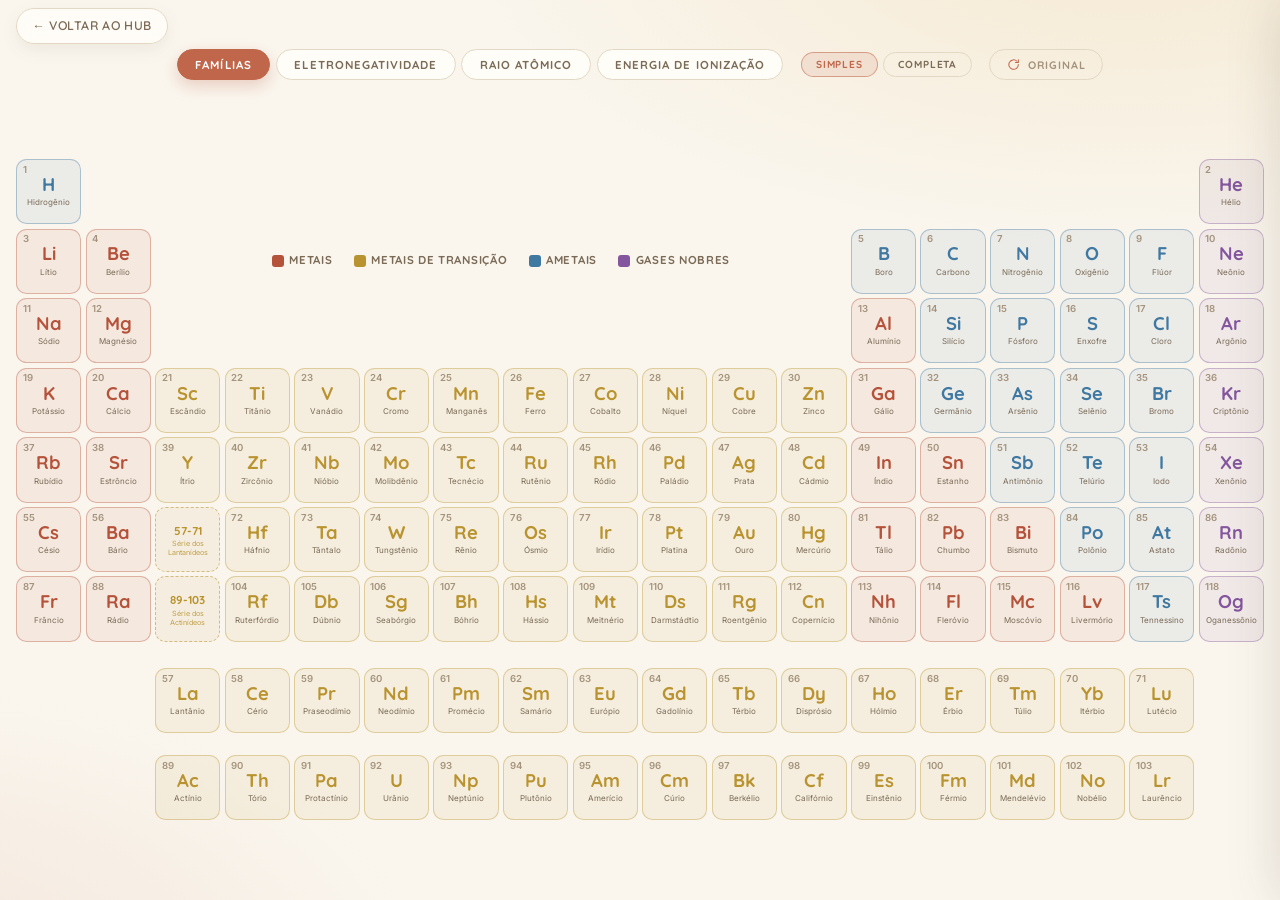
<file: tabela-periodica/index.html>
<!DOCTYPE html>
<html lang="pt-BR">
<head>
    <meta charset="UTF-8">
    <meta name="viewport" content="width=device-width, initial-scale=1.0">
    <title>Tabela Periódica</title>
    <link rel="preconnect" href="https://fonts.googleapis.com">
    <link rel="preconnect" href="https://fonts.gstatic.com" crossorigin>
    <link href="https://fonts.googleapis.com/css2?family=Quicksand:wght@500;600;700&family=Lora:ital,wght@0,400;0,500;1,400&family=Inter:wght@400;500;600;700&display=swap" rel="stylesheet">
    <link rel="stylesheet" href="../comum/estilos/base.css?v=10">
    <link rel="stylesheet" href="../comum/tabela-periodica/tabela-periodica.css?v=10">
    <link rel="stylesheet" href="style.css?v=10">
</head>
<body>
    <a href="../index.html#jogos" class="back-link">← VOLTAR AO HUB</a>

    <h1 class="oculto-visual">Tabela Periódica</h1>

    <main>
        <div class="barra-tabela">
            <div class="modo-tabela" role="group" aria-label="Categoria de cores">
                <button class="modo-botao ativo" id="cat-familias" onclick="definirCategoria('familias')">Famílias</button>
                <button class="modo-botao" id="cat-eletronegatividade" onclick="definirCategoria('eletronegatividade')">Eletronegatividade</button>
                <button class="modo-botao" id="cat-raio" onclick="definirCategoria('raio')">Raio atômico</button>
                <button class="modo-botao" id="cat-ionizacao" onclick="definirCategoria('ionizacao')">Energia de ionização</button>
            </div>
            <div class="modo-tabela modo-tabela--sub" id="sub-familias" role="group" aria-label="Nível de detalhe das famílias">
                <button class="modo-botao ativo" id="modo-simples" onclick="definirModo('simples')">Simples</button>
                <button class="modo-botao" id="modo-completa" onclick="definirModo('completa')">Completa</button>
            </div>
            <button class="modo-botao modo-botao--original" id="botao-original" onclick="voltarOriginal()" title="Voltar à visualização original da tabela">
                <span class="icone" data-icone="reiniciar"></span>
                Original
            </button>
        </div>

        <div class="area-tabela">
            <div id="periodic-table"></div>
        </div>
    </main>

    <script src="../comum/icones/icones.js?v=10"></script>
    <script src="../comum/tabela-periodica/elements.js?v=10"></script>
    <script src="../comum/tabela-periodica/tabela-periodica.js?v=10"></script>
    <script>
        TabelaPeriodica.montar('#periodic-table', {
            modo: 'completa',
            legenda: 'espaco',
            detalhes: true,
            classificacao: 'simples',
            categoria: 'familias'
        });

        const BOTOES_CATEGORIA = {
            familias: 'cat-familias',
            eletronegatividade: 'cat-eletronegatividade',
            raio: 'cat-raio',
            ionizacao: 'cat-ionizacao'
        };

        let categoriaAtualPagina = 'familias';
        let classificacaoAtualPagina = 'simples';

        function atualizarBotoes() {
            Object.keys(BOTOES_CATEGORIA).forEach(chave => {
                const botao = document.getElementById(BOTOES_CATEGORIA[chave]);
                const ativo = chave === categoriaAtualPagina;
                botao.classList.toggle('ativo', ativo);
                botao.setAttribute('aria-pressed', String(ativo));
            });
            document.getElementById('sub-familias').hidden = categoriaAtualPagina !== 'familias';
            const simples = document.getElementById('modo-simples');
            const completa = document.getElementById('modo-completa');
            simples.classList.toggle('ativo', classificacaoAtualPagina === 'simples');
            simples.setAttribute('aria-pressed', String(classificacaoAtualPagina === 'simples'));
            completa.classList.toggle('ativo', classificacaoAtualPagina === 'completa');
            completa.setAttribute('aria-pressed', String(classificacaoAtualPagina === 'completa'));
        }

        atualizarBotoes();

        function definirModo(classificacao) {
            classificacaoAtualPagina = TabelaPeriodica.definirClassificacao(classificacao);
            atualizarBotoes();
        }

        function definirCategoria(categoria) {
            categoriaAtualPagina = TabelaPeriodica.definirCategoria(categoria);
            atualizarBotoes();
        }

        function voltarOriginal() {
            const estado = TabelaPeriodica.definirVisualizacao({ categoria: 'familias', classificacao: 'simples' });
            categoriaAtualPagina = estado.categoria;
            classificacaoAtualPagina = estado.classificacao;
            atualizarBotoes();
        }
    </script>
</body>
</html>
</file>
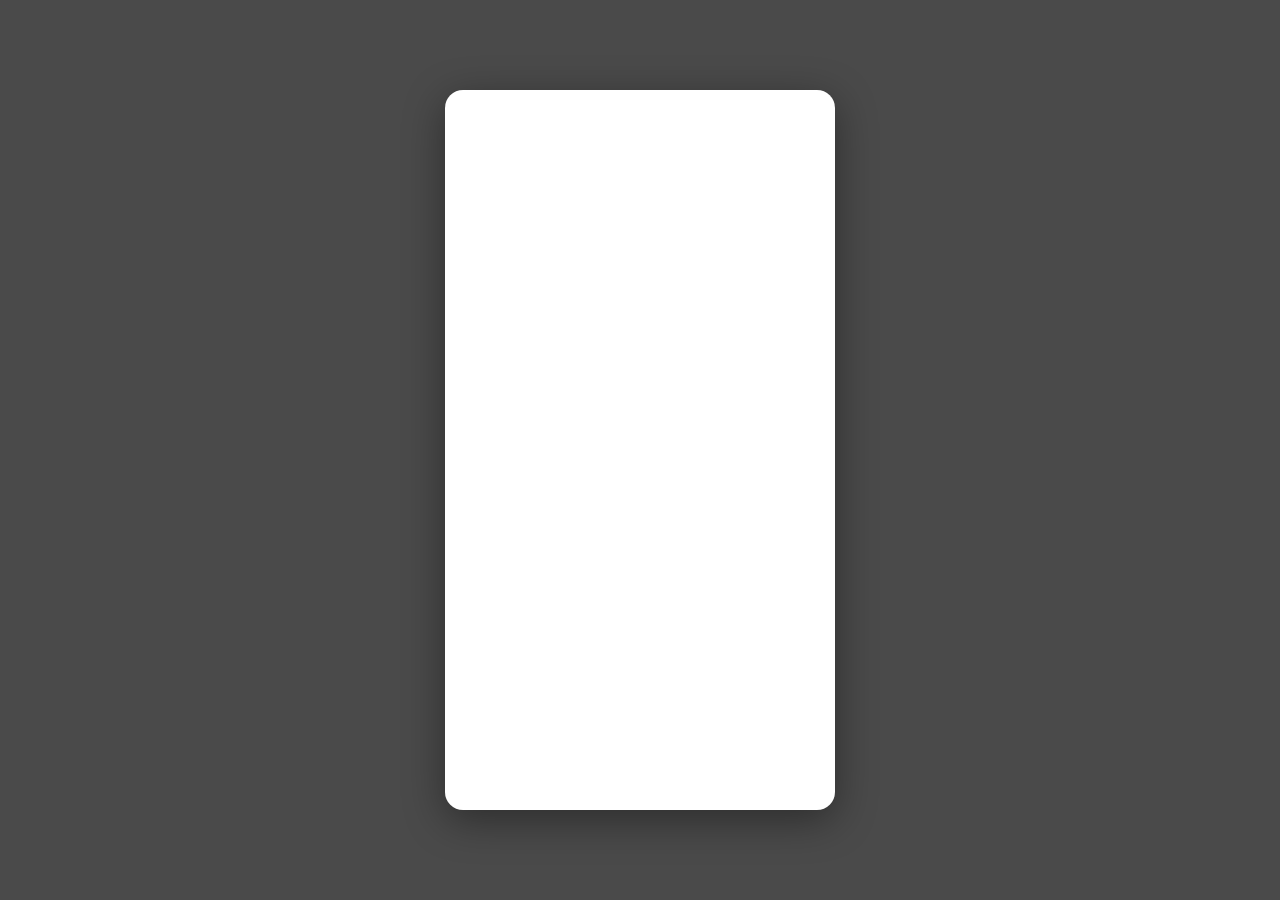
<file: ferramentas/mobile.html>
<!DOCTYPE html>
<html lang="pt-BR">
<head>
    <meta charset="UTF-8">
    <title>Visualizador mobile</title>
    <style>
        html,
        body {
            height: 100%;
            margin: 0;
        }

        body {
            display: flex;
            align-items: center;
            justify-content: center;
            background: #4a4a4a;
        }

        iframe {
            width: 390px;
            height: 720px;
            border: 0;
            border-radius: 18px;
            background: #fff;
            box-shadow: 0 10px 40px rgba(0, 0, 0, 0.4);
        }
    </style>
</head>
<body>
    <iframe id="quadro" src="about:blank" title="Pré-visualização mobile"></iframe>
    <script>
        const alvo = decodeURIComponent(location.hash.slice(1));
        if (alvo) {
            document.getElementById('quadro').src = alvo;
        }
    </script>
</body>
</html>
</file>
<file: comum/estilos/base.css>
/* ==========================================================================
   Hub de Jogos de Química — Sistema de design
   Tema: clean acadêmico, tons de marfim, bege, marrom claro e terrosos
   Tipografia: Quicksand (títulos em caixa alta), Lora (subtextos), Inter (interface)
   ========================================================================== */

:root {
    /* superfícies */
    --marfim: #faf6ee;
    --papel: #fffdf8;
    --areia: #f4ecdd;
    --bege: #ece1cd;
    --borda: #e3d8c4;
    --borda-forte: #d3c3a6;

    /* texto */
    --texto: #3d3226;
    --texto-suave: #7a6a56;
    --texto-fraco: #a4937c;

    /* acentos */
    --terracota: #c0664a;
    --terracota-escura: #a34f36;
    --oliva: #7d8c55;
    --oliva-escura: #66733f;
    --ambar: #d9a441;
    --ambar-escura: #a9791f;
    --azul: #4a7fa5;

    /* efeitos */
    --sombra-suave: 0 6px 18px rgba(96, 74, 50, 0.08);
    --sombra: 0 12px 32px rgba(96, 74, 50, 0.12);
    --sombra-forte: 0 22px 50px rgba(96, 74, 50, 0.18);
    --raio: 14px;
    --raio-grande: 20px;
    --raio-pill: 999px;
    --transicao: 0.25s ease;

    /* tipografia */
    --fonte-titulo: 'Quicksand', 'Segoe UI', sans-serif;
    --fonte-subtexto: 'Lora', Georgia, serif;
    --fonte-texto: 'Inter', 'Segoe UI', Tahoma, sans-serif;
}

* {
    margin: 0;
    padding: 0;
    box-sizing: border-box;
}

html {
    scroll-behavior: smooth;
    -webkit-tap-highlight-color: transparent;
}

body {
    font-family: var(--fonte-texto);
    color: var(--texto);
    background:
        radial-gradient(1100px 520px at 88% -8%, rgba(217, 164, 65, 0.16), transparent 62%),
        radial-gradient(900px 480px at -8% 108%, rgba(192, 102, 74, 0.11), transparent 60%),
        var(--marfim);
    background-attachment: fixed;
    min-height: 100vh;
    min-height: 100dvh;
    padding: 1rem;
    line-height: 1.55;
    -webkit-font-smoothing: antialiased;
}

h1,
h2,
h3 {
    font-family: var(--fonte-titulo);
    font-weight: 700;
    letter-spacing: 0.06em;
    text-transform: uppercase;
    color: var(--texto);
}

a {
    color: inherit;
}

::selection {
    background: rgba(192, 102, 74, 0.22);
}

:focus-visible {
    outline: 2px solid var(--terracota);
    outline-offset: 2px;
}

::-webkit-scrollbar {
    width: 10px;
    height: 10px;
}

::-webkit-scrollbar-track {
    background: var(--areia);
}

::-webkit-scrollbar-thumb {
    background: var(--borda-forte);
    border-radius: 8px;
}

::-webkit-scrollbar-thumb:hover {
    background: var(--texto-fraco);
}

/* ---------- ícones vetoriais ---------- */

.icone {
    display: inline-flex;
    align-items: center;
    justify-content: center;
    color: var(--terracota);
    flex-shrink: 0;
}

.icone svg {
    display: block;
    width: 1em;
    height: 1em;
}

/* ---------- cabeçalho ---------- */

header h1 {
    font-size: clamp(1.7rem, 3.6vw, 2.4rem);
    margin-bottom: 0.4rem;
}

header h1::after {
    content: '';
    display: block;
    width: 64px;
    height: 3px;
    margin: 0.7rem auto 0;
    border-radius: 2px;
    background: linear-gradient(90deg, var(--terracota), var(--ambar));
    opacity: 0.85;
}

.subtitle {
    font-family: var(--fonte-subtexto);
    color: var(--texto-suave);
    font-size: 1.02rem;
}

/* ---------- link de voltar ---------- */

.back-link {
    position: fixed;
    top: 1rem;
    left: 1rem;
    display: inline-flex;
    align-items: center;
    gap: 0.4rem;
    padding: 0.45rem 0.95rem;
    border-radius: var(--raio-pill);
    background: rgba(255, 253, 248, 0.9);
    border: 1px solid var(--borda);
    color: var(--texto-suave);
    text-decoration: none;
    font-family: var(--fonte-titulo);
    font-size: 0.78rem;
    font-weight: 600;
    letter-spacing: 0.05em;
    text-transform: uppercase;
    backdrop-filter: blur(8px);
    box-shadow: var(--sombra-suave);
    transition: color var(--transicao), border-color var(--transicao), transform var(--transicao);
    z-index: 100;
}

.back-link:hover {
    color: var(--terracota-escura);
    border-color: var(--borda-forte);
    transform: translateX(-3px);
}

/* ---------- botões ---------- */

.btn {
    display: inline-flex;
    align-items: center;
    justify-content: center;
    gap: 0.5rem;
    padding: 0.75rem 1.5rem;
    border: 1px solid transparent;
    border-radius: var(--raio);
    font-family: var(--fonte-titulo);
    font-size: 0.88rem;
    font-weight: 700;
    letter-spacing: 0.06em;
    text-transform: uppercase;
    cursor: pointer;
    touch-action: manipulation;
    transition: transform var(--transicao), box-shadow var(--transicao),
        background var(--transicao), border-color var(--transicao), color var(--transicao);
}

.btn:hover {
    transform: translateY(-2px);
}

.btn:active {
    transform: translateY(0);
}

.btn-check {
    background: linear-gradient(135deg, #8a9a5f, #66733f);
    color: #fff;
    box-shadow: 0 8px 20px rgba(125, 140, 85, 0.28);
}

.btn-check:hover {
    box-shadow: 0 12px 26px rgba(125, 140, 85, 0.36);
}

.btn-skip {
    background: var(--papel);
    border-color: var(--borda);
    color: var(--texto-suave);
}

.btn-skip:hover {
    border-color: var(--borda-forte);
    color: var(--texto);
}

.btn-hint {
    background: rgba(217, 164, 65, 0.16);
    border-color: rgba(217, 164, 65, 0.55);
    color: var(--ambar-escura);
}

.btn-hint:hover {
    background: rgba(217, 164, 65, 0.28);
}

.btn-play {
    background: linear-gradient(135deg, var(--terracota), var(--terracota-escura));
    color: #fff;
    box-shadow: 0 8px 20px rgba(192, 102, 74, 0.28);
    margin: 1.1rem 0.4rem 0;
}

.btn-play:hover {
    box-shadow: 0 12px 26px rgba(192, 102, 74, 0.36);
}

.btn-back {
    background: var(--papel);
    border: 1px solid var(--borda);
    color: var(--texto-suave);
    text-decoration: none;
    margin: 1.1rem 0.4rem 0;
}

.btn-back:hover {
    border-color: var(--borda-forte);
    color: var(--texto);
}

/* ---------- dificuldade ---------- */

.difficulty-options {
    display: flex;
    flex-direction: column;
    gap: 0.9rem;
    margin-top: 1rem;
}

.btn-difficulty {
    display: flex;
    flex-direction: column;
    align-items: center;
    gap: 0.35rem;
    padding: 1rem 2rem;
    border: 1px solid var(--borda);
    border-radius: var(--raio);
    background: var(--papel);
    color: var(--texto);
    font-family: inherit;
    cursor: pointer;
    transition: transform var(--transicao), box-shadow var(--transicao),
        background var(--transicao), border-color var(--transicao);
}

.btn-difficulty:hover {
    transform: translateY(-3px);
    box-shadow: var(--sombra);
}

.btn-difficulty.easy {
    border-color: rgba(125, 140, 85, 0.55);
}

.btn-difficulty.easy:hover {
    background: rgba(125, 140, 85, 0.12);
}

.btn-difficulty.easy .icone {
    color: var(--oliva);
}

.btn-difficulty.medium {
    border-color: rgba(217, 164, 65, 0.6);
}

.btn-difficulty.medium:hover {
    background: rgba(217, 164, 65, 0.14);
}

.btn-difficulty.medium .icone {
    color: var(--ambar-escura);
}

.btn-difficulty.hard {
    border-color: rgba(192, 102, 74, 0.55);
}

.btn-difficulty.hard:hover {
    background: rgba(192, 102, 74, 0.12);
}

.diff-icone {
    font-size: 26px;
}

.diff-name {
    font-family: var(--fonte-titulo);
    font-size: 1rem;
    font-weight: 700;
    letter-spacing: 0.08em;
    text-transform: uppercase;
}

/* ---------- estatísticas ---------- */

.stats {
    display: flex;
    flex-wrap: wrap;
    justify-content: center;
    gap: 0.9rem;
}

.stat {
    background: var(--papel);
    border: 1px solid var(--borda);
    border-radius: var(--raio);
    padding: 0.65rem 1.2rem;
    min-width: 108px;
    box-shadow: var(--sombra-suave);
}

.stat-label {
    display: block;
    font-size: 0.66rem;
    font-weight: 600;
    letter-spacing: 0.1em;
    text-transform: uppercase;
    color: var(--texto-suave);
    margin-bottom: 0.2rem;
}

.stat-value {
    display: block;
    font-family: var(--fonte-titulo);
    font-size: 1.4rem;
    font-weight: 700;
    color: var(--terracota);
    font-variant-numeric: tabular-nums;
}

/* ---------- áreas de jogo ---------- */

.game-area {
    position: relative;
    background: var(--papel);
    border: 1px solid var(--borda);
    border-radius: var(--raio-grande);
    box-shadow: var(--sombra);
    padding: 2rem;
}

.info-btn {
    position: absolute;
    top: 1rem;
    right: 1rem;
    width: 40px;
    height: 40px;
    display: flex;
    align-items: center;
    justify-content: center;
    border-radius: 50%;
    border: 1px solid var(--borda-forte);
    background: var(--papel);
    color: var(--terracota);
    cursor: pointer;
    touch-action: manipulation;
    box-shadow: var(--sombra-suave);
    transition: transform var(--transicao), background var(--transicao), border-color var(--transicao);
}

.info-btn .icone {
    font-size: 19px;
}

.info-btn:hover {
    background: var(--areia);
    transform: scale(1.06);
}

/* ---------- mensagens ---------- */

.message {
    text-align: center;
    min-height: 1.7rem;
    font-family: var(--fonte-subtexto);
    font-size: 1.02rem;
    margin-bottom: 1rem;
}

.message.success {
    color: var(--oliva-escura);
}

.message.error {
    color: var(--terracota-escura);
}

.message.hint {
    color: var(--ambar-escura);
}

.continuar {
    display: block;
    margin: 0.75rem auto 0;
    padding: 0.55rem 1.15rem;
    border: 1px solid var(--borda-forte);
    border-radius: var(--raio-pill);
    background: var(--papel);
    color: var(--texto-suave);
    font-family: var(--fonte-subtexto);
    font-size: 0.85rem;
    cursor: pointer;
    animation: pulsar-suave 1.6s ease-in-out infinite;
    touch-action: manipulation;
    transition: color var(--transicao), border-color var(--transicao);
}

.continuar[hidden] {
    display: none;
}

.continuar-toque {
    display: none;
}

@media (hover: hover) {
    .continuar:hover {
        color: var(--terracota-escura);
        border-color: var(--terracota);
    }
}

@media (hover: none) {
    .continuar-tecla {
        display: none;
    }

    .continuar-toque {
        display: inline;
    }
}

.trocando {
    animation: troca-questao 0.35s ease;
}

/* ---------- overlay e popups ---------- */

.overlay {
    display: none;
    position: fixed;
    inset: 0;
    background: rgba(61, 50, 38, 0.45);
    backdrop-filter: blur(3px);
    z-index: 998;
}

.overlay.show {
    display: block;
    animation: fade-in 0.25s ease;
}

.difficulty-popup {
    display: none;
    position: fixed;
    top: 50%;
    left: 50%;
    transform: translate(-50%, -50%);
    background: var(--papel);
    border: 1px solid var(--borda);
    border-radius: var(--raio-grande);
    box-shadow: var(--sombra-forte);
    padding: 2rem;
    text-align: center;
    min-width: 320px;
    max-width: 92vw;
    z-index: 999;
}

.difficulty-popup.show {
    display: block;
    animation: popup-in 0.28s ease;
}

.difficulty-popup h2 {
    font-size: 1.3rem;
    margin-bottom: 0.35rem;
}

.popup-subtitle {
    font-family: var(--fonte-subtexto);
    color: var(--texto-suave);
    margin-bottom: 1.1rem;
}

.btn-close-popup,
.btn-close-panel {
    background: none;
    border: none;
    color: var(--texto-fraco);
    font-size: 1.15rem;
    cursor: pointer;
    padding: 0.3rem 0.55rem;
    border-radius: 8px;
    transition: background var(--transicao), color var(--transicao);
}

.btn-close-popup:hover,
.btn-close-panel:hover {
    background: var(--areia);
    color: var(--texto);
}

.btn-close-popup {
    position: absolute;
    top: 0.6rem;
    right: 0.6rem;
}

/* ---------- modal final ---------- */

.modal {
    display: none;
    position: fixed;
    inset: 0;
    background: rgba(61, 50, 38, 0.5);
    backdrop-filter: blur(3px);
    align-items: center;
    justify-content: center;
    padding: 1rem;
    z-index: 1000;
}

.modal.show {
    display: flex;
    animation: fade-in 0.25s ease;
}

.modal-content {
    background: var(--papel);
    border: 1px solid var(--borda);
    border-radius: var(--raio-grande);
    box-shadow: var(--sombra-forte);
    padding: 2.25rem;
    text-align: center;
    width: 100%;
    max-width: 420px;
    animation: modal-in 0.3s ease;
}

.modal-content h2 {
    font-size: 1.6rem;
    margin-bottom: 1.2rem;
}

.final-stats p {
    font-family: var(--fonte-subtexto);
    margin: 0.7rem 0;
    font-size: 1.03rem;
    color: var(--texto-suave);
}

.final-stats span {
    font-family: var(--fonte-titulo);
    font-weight: 700;
    color: var(--terracota-escura);
}

/* ---------- autenticação / ranking ---------- */

.auth-widget {
    position: fixed;
    top: 1rem;
    right: 1rem;
    display: flex;
    align-items: center;
    gap: 0.5rem;
    z-index: 100;
}

.auth-user {
    max-width: 160px;
    overflow: hidden;
    text-overflow: ellipsis;
    white-space: nowrap;
    padding: 0.45rem 0.95rem;
    border-radius: var(--raio-pill);
    background: rgba(255, 253, 248, 0.9);
    border: 1px solid var(--borda);
    color: var(--texto);
    font-family: var(--fonte-titulo);
    font-size: 0.78rem;
    font-weight: 700;
    letter-spacing: 0.04em;
    backdrop-filter: blur(8px);
    box-shadow: var(--sombra-suave);
}

.auth-btn {
    padding: 0.45rem 0.95rem;
    border-radius: var(--raio-pill);
    border: 1px solid var(--terracota);
    background: linear-gradient(135deg, var(--terracota), var(--terracota-escura));
    color: #fff;
    font-family: var(--fonte-titulo);
    font-size: 0.78rem;
    font-weight: 700;
    letter-spacing: 0.05em;
    text-transform: uppercase;
    cursor: pointer;
    touch-action: manipulation;
    box-shadow: var(--sombra-suave);
    transition: transform var(--transicao), box-shadow var(--transicao),
        background var(--transicao), color var(--transicao);
}

.auth-btn--sair {
    background: rgba(255, 253, 248, 0.9);
    border-color: var(--borda);
    color: var(--texto-suave);
}

@media (hover: hover) {
    .auth-btn:hover {
        transform: translateY(-2px);
        box-shadow: var(--sombra);
    }

    .auth-btn--sair:hover {
        color: var(--terracota-escura);
        border-color: var(--borda-forte);
    }
}

.auth-overlay {
    display: none;
    position: fixed;
    inset: 0;
    background: rgba(61, 50, 38, 0.45);
    backdrop-filter: blur(3px);
    z-index: 1001;
}

.auth-overlay.show {
    display: block;
    animation: fade-in 0.25s ease;
}

.auth-modal {
    display: none;
    position: fixed;
    top: 50%;
    left: 50%;
    transform: translate(-50%, -50%);
    width: min(92vw, 380px);
    max-height: calc(100dvh - 2rem);
    overflow-y: auto;
    background: var(--papel);
    border: 1px solid var(--borda);
    border-radius: var(--raio-grande);
    box-shadow: var(--sombra-forte);
    padding: 2rem;
    text-align: center;
    z-index: 1002;
}

.auth-modal.show {
    display: block;
    animation: popup-in 0.28s ease;
}

.auth-modal h2 {
    font-size: 1.3rem;
    margin-bottom: 0.35rem;
}

.auth-tabs {
    display: flex;
    justify-content: center;
    gap: 0.4rem;
    margin: 0.4rem 0 1.1rem;
}

.auth-tab {
    flex: 1;
    padding: 0.5rem 0.6rem;
    border: 1px solid var(--borda);
    border-radius: var(--raio-pill);
    background: var(--papel);
    color: var(--texto-suave);
    font-family: var(--fonte-titulo);
    font-size: 0.76rem;
    font-weight: 700;
    letter-spacing: 0.05em;
    text-transform: uppercase;
    cursor: pointer;
    touch-action: manipulation;
    transition: background var(--transicao), color var(--transicao), border-color var(--transicao);
}

.auth-tab.ativo {
    background: var(--areia);
    border-color: var(--borda-forte);
    color: var(--terracota-escura);
}

.auth-form {
    display: flex;
    flex-direction: column;
    gap: 0.7rem;
    text-align: left;
}

.auth-campo {
    display: flex;
    flex-direction: column;
    gap: 0.28rem;
}

.auth-campo span {
    font-family: var(--fonte-titulo);
    font-size: 0.7rem;
    font-weight: 700;
    letter-spacing: 0.07em;
    text-transform: uppercase;
    color: var(--texto-suave);
}

.auth-campo input {
    width: 100%;
    padding: 0.6rem 0.75rem;
    border: 1px solid var(--borda);
    border-radius: var(--raio);
    background: var(--marfim);
    color: var(--texto);
    font-family: var(--fonte-texto);
    font-size: 0.95rem;
}

.auth-campo input:focus {
    outline: none;
    border-color: var(--terracota);
    background: var(--papel);
}

.auth-erro {
    min-height: 1.1rem;
    font-family: var(--fonte-subtexto);
    font-size: 0.85rem;
    color: var(--terracota-escura);
}

.auth-erro:empty {
    min-height: 0;
}

.auth-modal .btn-play {
    margin: 0.2rem 0 0;
}

.auth-google {
    width: 100%;
    margin-top: 0.7rem;
    padding: 0.65rem 1rem;
    border: 1px solid var(--borda);
    border-radius: var(--raio);
    background: var(--papel);
    color: var(--texto-suave);
    font-family: var(--fonte-titulo);
    font-size: 0.78rem;
    font-weight: 700;
    letter-spacing: 0.05em;
    text-transform: uppercase;
    cursor: pointer;
    touch-action: manipulation;
    transition: border-color var(--transicao), color var(--transicao);
}

@media (hover: hover) {
    .auth-google:hover {
        border-color: var(--borda-forte);
        color: var(--texto);
    }
}

.ranking-envio {
    margin-top: 1rem;
}

.ranking-envio-texto {
    font-family: var(--fonte-subtexto);
    font-size: 0.95rem;
    color: var(--texto-suave);
    margin: 0.3rem 0;
}

.ranking-envio-texto.success {
    color: var(--oliva-escura);
}

.ranking-envio-texto.error {
    color: var(--terracota-escura);
}

.btn-ranking-entrar {
    margin: 0.5rem 0 0;
}

/* ---------- responsivo ---------- */

@media (max-width: 640px) {
    body > header {
        padding-top: 3.4rem;
    }

    .auth-widget {
        top: auto;
        bottom: 1rem;
        right: 0.85rem;
    }

    .auth-modal {
        padding: 1.6rem 1.25rem;
    }

    .game-area {
        padding: 1.25rem 1rem;
    }

    .stats {
        display: grid;
        grid-template-columns: repeat(3, minmax(0, 1fr));
        gap: 0.5rem;
    }

    .stat {
        min-width: 0;
        padding: 0.55rem 0.6rem;
    }

    .stat-label {
        font-size: 0.6rem;
        letter-spacing: 0.07em;
    }

    .stat-value {
        font-size: 1.15rem;
    }

    .difficulty-popup {
        width: min(92vw, 420px);
        min-width: 0;
        max-height: calc(100dvh - 2rem);
        overflow-y: auto;
        padding: 1.5rem 1.25rem;
    }

    .modal-content {
        max-height: calc(100dvh - 2rem);
        overflow-y: auto;
        padding: 1.6rem 1.25rem;
    }

    .btn-difficulty {
        padding: 0.85rem 1.25rem;
    }
}

@media (max-width: 400px) {
    .stats {
        grid-template-columns: repeat(2, minmax(0, 1fr));
    }
}

@media (hover: none) {
    .btn-difficulty:hover,
    .btn-difficulty.easy:hover,
    .btn-difficulty.medium:hover,
    .btn-difficulty.hard:hover {
        transform: none;
        box-shadow: none;
        background: var(--papel);
    }

    .info-btn:hover {
        transform: none;
        background: var(--papel);
    }

    .btn-back:hover {
        border-color: var(--borda);
        color: var(--texto-suave);
    }
}

/* ---------- animações ---------- */

@keyframes fade-in {
    from { opacity: 0; }
    to { opacity: 1; }
}

@keyframes popup-in {
    from {
        opacity: 0;
        transform: translate(-50%, -48%) scale(0.96);
    }
    to {
        opacity: 1;
        transform: translate(-50%, -50%) scale(1);
    }
}

@keyframes modal-in {
    from {
        opacity: 0;
        transform: translateY(12px) scale(0.97);
    }
    to {
        opacity: 1;
        transform: none;
    }
}

@keyframes shake {
    0%, 100% { transform: translateX(0); }
    25% { transform: translateX(-5px); }
    75% { transform: translateX(5px); }
}

@keyframes subir {
    from {
        opacity: 0;
        transform: translateY(14px);
    }
    to {
        opacity: 1;
        transform: none;
    }
}

@keyframes pulsar-suave {
    50% {
        opacity: 0.45;
    }
}

@keyframes troca-questao {
    from {
        opacity: 0;
        transform: translateY(10px);
    }
    to {
        opacity: 1;
        transform: none;
    }
}

@media (prefers-reduced-motion: reduce) {
    *,
    *::before,
    *::after {
        animation-duration: 0.001ms !important;
        animation-iteration-count: 1 !important;
        transition-duration: 0.001ms !important;
    }

    html {
        scroll-behavior: auto;
    }
}
</file>
<file: comum/tabela-periodica/tabela-periodica.css>
/* ==========================================================================
   Tabela Periódica — componente reutilizável
   Uso: TabelaPeriodica.montar('#alvo', { modo: 'completa' | 'compacta',
                                          legenda: '#legenda' | false,
                                          detalhes: true | false })
   ========================================================================== */

.tp-familia-alkali { --c: 181, 82, 58; }
.tp-familia-alkaline { --c: 194, 122, 46; }
.tp-familia-transition { --c: 185, 147, 47; }
.tp-familia-post { --c: 127, 143, 69; }
.tp-familia-metalloid { --c: 63, 138, 104; }
.tp-familia-nonmetal { --c: 63, 120, 160; }
.tp-familia-halogen { --c: 90, 95, 165; }
.tp-familia-noble { --c: 132, 86, 158; }
.tp-familia-lanthanide { --c: 179, 79, 125; }
.tp-familia-actinide { --c: 143, 79, 158; }

/* classificação simples */

.tp-familia-metais { --c: 181, 82, 58; }
.tp-familia-transicao { --c: 185, 147, 47; }
.tp-familia-ametais { --c: 63, 120, 160; }
.tp-familia-nobres { --c: 132, 86, 158; }

.tp-scroll {
    overflow-x: auto;
    padding: 0.5rem 0.25rem 0.75rem;
}

/* ---------- grade ---------- */

.tp-table {
    display: grid;
    grid-template-columns: repeat(18, minmax(0, 1fr));
    gap: clamp(2px, 0.35cqw, 5px);
    container-type: inline-size;
}

.tp-table:not(.tp-compacta) {
    width: min(100%, 188cqh);
    margin: 0 auto;
}

.tp-element {
    position: relative;
    display: flex;
    flex-direction: column;
    align-items: center;
    justify-content: center;
    aspect-ratio: 1 / 1;
    padding: clamp(1px, 0.25cqw, 4px);
    border-radius: clamp(6px, 0.85cqw, 12px);
    border: 1px solid rgba(var(--c), 0.38);
    background: rgba(var(--c), 0.08);
    color: var(--texto);
    font-family: inherit;
    cursor: pointer;
    overflow: hidden;
    transition: transform 0.2s ease, box-shadow 0.25s ease, border-color 0.2s ease,
        background 0.2s ease, opacity 0.25s ease;
    animation: tp-entrada 0.45s ease backwards;
}

.tp-element .tp-numero {
    position: absolute;
    top: clamp(2px, 0.3cqw, 4px);
    left: clamp(3px, 0.45cqw, 6px);
    font-size: clamp(0.42rem, 0.95cqw, 0.6rem);
    font-weight: 600;
    color: var(--texto-fraco);
}

.tp-element .tp-simbolo {
    font-family: var(--fonte-titulo, 'Quicksand', sans-serif);
    font-size: clamp(0.62rem, 2cqw, 1.15rem);
    font-weight: 700;
    line-height: 1;
    color: rgb(var(--c));
}

.tp-element .tp-nome {
    margin-top: 3px;
    max-width: 100%;
    font-size: clamp(0.36rem, 0.85cqw, 0.5rem);
    color: var(--texto-suave);
    white-space: nowrap;
    overflow: hidden;
    text-overflow: ellipsis;
}

.tp-element .tp-valor-celula {
    display: none;
    margin-top: 3px;
    max-width: 100%;
    font-family: var(--fonte-titulo, 'Quicksand', sans-serif);
    font-size: clamp(0.34rem, 0.78cqw, 0.48rem);
    font-weight: 600;
    letter-spacing: 0.02em;
    color: rgba(61, 50, 38, 0.72);
    white-space: nowrap;
    overflow: hidden;
    text-overflow: ellipsis;
}

/* ---------- mapas de calor ---------- */

.tp-table.tp-calor .tp-element {
    background: rgba(var(--c), 0.82);
    border-color: rgba(var(--c), 0.95);
}

.tp-table.tp-calor .tp-element .tp-simbolo {
    color: rgba(61, 50, 38, 0.86);
}

.tp-table.tp-calor .tp-element .tp-numero {
    color: rgba(61, 50, 38, 0.5);
}

.tp-table.tp-calor .tp-element .tp-nome {
    display: none;
}

.tp-table.tp-calor .tp-element .tp-valor-celula {
    display: block;
}

.tp-table.tp-calor .tp-element.tp-calor-escuro .tp-simbolo,
.tp-table.tp-calor .tp-element.tp-calor-escuro .tp-valor-celula {
    color: rgba(250, 246, 238, 0.96);
}

.tp-table.tp-calor .tp-element.tp-calor-escuro .tp-numero {
    color: rgba(250, 246, 238, 0.62);
}

.tp-table.tp-calor .tp-element.tp-sem-dado {
    background: repeating-linear-gradient(135deg, rgba(61, 50, 38, 0.06) 0 5px, transparent 5px 10px);
    border-color: var(--borda);
}

.tp-table.tp-calor .tp-element.tp-sem-dado .tp-simbolo {
    color: var(--texto-fraco);
}

.tp-table.tp-calor .tp-placeholder {
    border-color: var(--borda);
    background: transparent;
    color: var(--texto-fraco);
}

@media (hover: hover) {
    .tp-table.tp-calor .tp-element:hover {
        background: rgba(var(--c), 0.92);
    }

    .tp-element:hover {
        transform: translateY(-4px) scale(1.06);
        border-color: rgba(var(--c), 0.9);
        background: rgba(var(--c), 0.16);
        box-shadow: 0 0 0 3px rgba(var(--c), 0.16), 0 10px 22px rgba(96, 74, 50, 0.18);
        z-index: 5;
    }
}

.tp-element.tp-selecionado {
    border-color: rgba(var(--c), 1);
    background: rgba(var(--c), 0.2);
    box-shadow: 0 0 0 3px rgba(var(--c), 0.22);
    z-index: 4;
}

.tp-element.tp-fbloco {
    margin-top: clamp(8px, 1.4cqw, 18px);
}

/* destaque por família */

.tp-table[data-destaque] .tp-element,
.tp-table[data-destaque] .tp-placeholder {
    opacity: 0.15;
}

.tp-table[data-destaque] .tp-element.tp-hl,
.tp-table[data-destaque] .tp-placeholder.tp-hl {
    opacity: 1;
    border-color: rgba(var(--c), 0.9);
    background: rgba(var(--c), 0.16);
    box-shadow: 0 0 0 3px rgba(var(--c), 0.18);
}

.tp-table[data-destaque] .tp-element.tp-hl {
    transform: translateY(-3px) scale(1.05);
}

/* tabela sem detalhes: elementos nao clicaveis */

.tp-table.tp-estatico .tp-element {
    cursor: default;
}

.tp-table.tp-estatico .tp-element:hover {
    transform: none;
    border-color: rgba(var(--c), 0.38);
    background: rgba(var(--c), 0.08);
    box-shadow: none;
}

/* ---------- placeholders (lantanídeos / actinídeos) ---------- */

.tp-placeholder {
    display: flex;
    flex-direction: column;
    align-items: center;
    justify-content: center;
    padding: clamp(1px, 0.25cqw, 4px);
    border-radius: clamp(6px, 0.85cqw, 12px);
    border: 1px dashed rgba(var(--c), 0.55);
    background: rgba(var(--c), 0.07);
    color: rgb(var(--c));
    font-family: inherit;
    cursor: default;
    transition: background 0.25s, box-shadow 0.25s, border-color 0.25s, opacity 0.25s;
}

.tp-placeholder .tp-faixa {
    font-family: var(--fonte-titulo, 'Quicksand', sans-serif);
    font-size: clamp(0.45rem, 1.1cqw, 0.72rem);
    font-weight: 700;
}

.tp-placeholder .tp-placeholder-texto {
    font-size: clamp(0.32rem, 0.75cqw, 0.45rem);
    line-height: 1.25;
    text-align: center;
    opacity: 0.85;
}

@media (hover: hover) {
    .tp-placeholder:hover {
        background: rgba(var(--c), 0.16);
        border-style: solid;
        box-shadow: 0 0 0 3px rgba(var(--c), 0.14);
    }
}

/* ---------- legenda ---------- */

.tp-legenda {
    display: flex;
    flex-wrap: wrap;
    justify-content: center;
    gap: 0.5rem 0.8rem;
    margin: 1rem 0 1.5rem;
}

.tp-legenda-chip {
    display: flex;
    align-items: center;
    gap: 0.45rem;
    padding: 0.35rem 0.75rem;
    border-radius: 999px;
    border: 1px solid rgba(var(--c), 0.45);
    background: rgba(var(--c), 0.08);
    color: var(--texto-suave);
    font-family: var(--fonte-titulo, 'Quicksand', sans-serif);
    font-size: 0.68rem;
    font-weight: 700;
    letter-spacing: 0.06em;
    text-transform: uppercase;
    cursor: pointer;
    touch-action: manipulation;
    transition: background 0.25s, color 0.25s, box-shadow 0.25s, transform 0.25s;
}

@media (hover: hover) {
    .tp-legenda-chip:hover {
        background: rgba(var(--c), 0.18);
        color: var(--texto);
        box-shadow: 0 6px 16px rgba(96, 74, 50, 0.14);
        transform: translateY(-2px);
    }
}

.tp-legenda-ponto {
    width: 10px;
    height: 10px;
    border-radius: 50%;
    background: rgb(var(--c));
}

/* ---------- legenda dentro do espaço vazio da tabela ---------- */

.tp-legenda-espaco {
    grid-column: 3 / span 10;
    grid-row: 1 / span 3;
    margin: 0;
    padding: clamp(4px, 1.2cqw, 18px);
    align-content: center;
    align-items: center;
    gap: clamp(2px, 0.55cqw, 9px) clamp(7px, 1.7cqw, 24px);
}

.tp-legenda-espaco .tp-legenda-chip {
    padding: 0;
    border: none;
    background: none;
    gap: clamp(2px, 0.45cqw, 6px);
    font-size: clamp(0.36rem, 0.92cqw, 0.72rem);
    color: var(--texto-suave);
}

.tp-legenda-espaco .tp-legenda-chip:hover {
    background: none;
    box-shadow: none;
    transform: none;
    color: var(--texto);
}

.tp-legenda-espaco .tp-legenda-ponto {
    width: clamp(6px, 1.05cqw, 12px);
    height: clamp(6px, 1.05cqw, 12px);
    border-radius: 3px;
}

/* ---------- escala dos mapas de calor ---------- */

.tp-escala {
    display: flex;
    flex-direction: column;
    align-items: center;
    justify-content: center;
    gap: clamp(4px, 0.9cqw, 12px);
    width: 100%;
    text-align: center;
}

.tp-escala-rotulo {
    font-family: var(--fonte-titulo, 'Quicksand', sans-serif);
    font-size: clamp(0.4rem, 1.02cqw, 0.8rem);
    font-weight: 700;
    letter-spacing: 0.09em;
    text-transform: uppercase;
    color: var(--texto);
}

.tp-escala-unidade {
    letter-spacing: 0.04em;
    text-transform: none;
    color: var(--texto-fraco);
}

.tp-escala-graduacao {
    display: flex;
    align-items: center;
    gap: clamp(4px, 0.7cqw, 12px);
    width: clamp(150px, 44cqw, 480px);
    max-width: 100%;
}

.tp-escala-barra {
    flex: 1;
    height: clamp(7px, 1.15cqw, 15px);
    border-radius: 999px;
    border: 1px solid rgba(61, 50, 38, 0.14);
}

.tp-escala-limite {
    font-family: var(--fonte-titulo, 'Quicksand', sans-serif);
    font-size: clamp(0.36rem, 0.92cqw, 0.72rem);
    font-weight: 700;
    color: var(--texto-suave);
}

.tp-escala-sem-dado {
    display: inline-flex;
    align-items: center;
    gap: clamp(3px, 0.5cqw, 8px);
    font-size: clamp(0.32rem, 0.84cqw, 0.64rem);
    color: var(--texto-fraco);
}

.tp-escala-rodape {
    display: flex;
    flex-wrap: wrap;
    align-items: center;
    justify-content: center;
    gap: clamp(4px, 0.8cqw, 12px);
}

.tp-escala-nota {
    font-size: clamp(0.32rem, 0.84cqw, 0.64rem);
    color: var(--texto-fraco);
    opacity: 0.85;
}

.tp-escala-swatch {
    width: clamp(7px, 1.05cqw, 12px);
    height: clamp(7px, 1.05cqw, 12px);
    border-radius: 3px;
    border: 1px solid var(--borda);
    background: repeating-linear-gradient(135deg, rgba(61, 50, 38, 0.06) 0 3px, transparent 3px 6px);
}

/* ---------- painel de detalhes ---------- */

.tp-overlay {
    position: fixed;
    inset: 0;
    background: rgba(61, 50, 38, 0.45);
    backdrop-filter: blur(3px);
    z-index: 998;
    opacity: 0;
    visibility: hidden;
    transition: opacity 0.3s, visibility 0.3s;
}

.tp-overlay.tp-mostrar {
    opacity: 1;
    visibility: visible;
}

.tp-painel {
    position: fixed;
    top: 0;
    right: 0;
    height: 100%;
    width: 400px;
    max-width: 92vw;
    padding: 1.5rem;
    background: var(--papel);
    border-left: 1px solid var(--borda);
    box-shadow: -20px 0 50px rgba(96, 74, 50, 0.18);
    overflow-y: auto;
    z-index: 999;
    transform: translateX(105%);
    transition: transform 0.35s cubic-bezier(0.22, 0.9, 0.3, 1);
}

.tp-painel.tp-mostrar {
    transform: translateX(0);
}

.tp-fechar {
    position: absolute;
    top: 1rem;
    right: 1rem;
    padding: 0.3rem 0.6rem;
    border: none;
    border-radius: 8px;
    background: none;
    color: var(--texto-fraco);
    font-size: 1.2rem;
    cursor: pointer;
    transition: background 0.2s, color 0.2s;
}

.tp-fechar:hover {
    background: var(--areia);
    color: var(--texto);
}

.tp-cabecalho {
    padding: 1rem 0 1.25rem;
    margin-bottom: 1rem;
    text-align: center;
    border-bottom: 1px solid var(--borda);
}

.tp-cabecalho .tp-z {
    font-size: 0.8rem;
    font-weight: 600;
    letter-spacing: 2px;
    color: var(--texto-fraco);
}

.tp-cabecalho .tp-grande {
    font-family: var(--fonte-titulo, 'Quicksand', sans-serif);
    font-size: 3.5rem;
    font-weight: 700;
    line-height: 1.1;
    color: rgb(var(--c));
}

.tp-cabecalho .tp-nome-completo {
    font-family: var(--fonte-titulo, 'Quicksand', sans-serif);
    font-size: 1.1rem;
    font-weight: 700;
    letter-spacing: 0.06em;
    text-transform: uppercase;
    color: var(--texto);
}

.tp-cabecalho .tp-etiqueta {
    display: inline-block;
    margin-top: 0.6rem;
    padding: 0.3rem 0.8rem;
    border-radius: 999px;
    border: 1px solid rgba(var(--c), 0.45);
    background: rgba(var(--c), 0.12);
    color: rgb(var(--c));
    font-family: var(--fonte-titulo, 'Quicksand', sans-serif);
    font-size: 0.68rem;
    font-weight: 700;
    letter-spacing: 0.08em;
    text-transform: uppercase;
}

.tp-cabecalho .tp-etiqueta--previsto {
    margin-left: 0.4rem;
    border-color: var(--borda-forte);
    background: var(--areia);
    color: var(--texto-fraco);
}

.tp-grade {
    display: grid;
    grid-template-columns: 1fr 1fr;
    gap: 0.6rem;
    margin-bottom: 1rem;
}

.tp-item,
.tp-config,
.tp-descricao {
    padding: 0.65rem 0.75rem;
    border-radius: 12px;
    border: 1px solid var(--borda);
    background: var(--areia);
}

.tp-item .tp-rotulo,
.tp-config .tp-rotulo,
.tp-descricao .tp-rotulo {
    display: block;
    margin-bottom: 0.25rem;
    color: var(--texto-fraco);
    font-size: 0.6rem;
    font-weight: 600;
    letter-spacing: 1px;
    text-transform: uppercase;
}

.tp-item .tp-valor {
    font-family: var(--fonte-titulo, 'Quicksand', sans-serif);
    font-size: 0.98rem;
    font-weight: 700;
    color: var(--texto);
}

.tp-config,
.tp-descricao {
    margin-bottom: 1rem;
}

.tp-config .tp-valor {
    font-size: 0.92rem;
    font-weight: 600;
    color: var(--texto);
    word-break: break-word;
}

.tp-descricao p {
    font-family: var(--fonte-subtexto, 'Lora', Georgia, serif);
    color: var(--texto-suave);
    font-size: 0.92rem;
    line-height: 1.6;
}

/* ---------- modo compacto (popups / jogos) ---------- */

.tp-table.tp-compacta {
    grid-template-columns: repeat(18, minmax(0, 1fr));
    gap: clamp(2px, 0.4cqw, 4px);
    min-width: 620px;
}

.tp-compacta .tp-element {
    padding: clamp(1px, 0.3cqw, 3px);
    border-radius: clamp(4px, 0.8cqw, 8px);
}

.tp-compacta .tp-element .tp-numero {
    top: clamp(1px, 0.3cqw, 3px);
    left: clamp(2px, 0.4cqw, 4px);
    font-size: clamp(0.4rem, 0.9cqw, 0.5rem);
}

.tp-compacta .tp-element .tp-simbolo {
    font-size: clamp(0.6rem, 1.7cqw, 0.85rem);
}

.tp-compacta .tp-element .tp-nome {
    display: none;
}

.tp-compacta .tp-element.tp-fbloco {
    margin-top: clamp(6px, 1cqw, 10px);
}

.tp-compacta .tp-placeholder {
    padding: clamp(1px, 0.3cqw, 3px);
    border-radius: clamp(4px, 0.8cqw, 8px);
}

.tp-compacta .tp-placeholder .tp-faixa {
    font-size: clamp(0.42rem, 1cqw, 0.5rem);
}

.tp-compacta .tp-placeholder .tp-placeholder-texto {
    display: none;
}

/* ---------- animações e responsivo ---------- */

@keyframes tp-entrada {
    from {
        opacity: 0;
        transform: translateY(10px) scale(0.9);
    }
    to {
        opacity: 1;
        transform: none;
    }
}

@media (max-width: 720px) {
    .tp-scroll {
        overscroll-behavior-x: contain;
        background:
            linear-gradient(to right, var(--marfim) 30%, rgba(250, 246, 238, 0)) left center / 40px 100% no-repeat local,
            radial-gradient(farthest-side at 0% 50%, rgba(96, 74, 50, 0.22), rgba(96, 74, 50, 0)) left center / 16px 100% no-repeat scroll,
            linear-gradient(to left, var(--marfim) 30%, rgba(250, 246, 238, 0)) right center / 40px 100% no-repeat local,
            radial-gradient(farthest-side at 100% 50%, rgba(96, 74, 50, 0.22), rgba(96, 74, 50, 0)) right center / 16px 100% no-repeat scroll;
    }

    .tp-table:not(.tp-compacta) {
        min-width: 680px;
    }

    .tp-element .tp-nome {
        display: none;
    }

    .tp-element,
    .tp-placeholder,
    .tp-legenda-chip {
        touch-action: manipulation;
    }

    .tp-legenda-espaco .tp-legenda-chip {
        font-size: 0.58rem;
        gap: 0.3rem;
    }

    .tp-legenda-espaco .tp-legenda-ponto {
        width: 9px;
        height: 9px;
    }

    .tp-painel {
        width: 100%;
        max-width: 100%;
        height: 100dvh;
        padding-bottom: calc(1.5rem + env(safe-area-inset-bottom));
    }

    .tp-fechar {
        padding: 0.5rem 0.75rem;
        font-size: 1.4rem;
    }
}

@media (prefers-reduced-motion: reduce) {
    .tp-element {
        animation: none;
    }

    .tp-painel,
    .tp-overlay,
    .tp-element,
    .tp-legenda-chip,
    .tp-placeholder {
        transition: none;
    }
}
</file>
<file: tabela-periodica/style.css>
html,
body {
    height: 100%;
}

body {
    display: flex;
    flex-direction: column;
    height: 100dvh;
    padding: 0.5rem 1rem 0.6rem;
    overflow: hidden;
}

.oculto-visual {
    position: absolute;
    width: 1px;
    height: 1px;
    margin: -1px;
    padding: 0;
    overflow: hidden;
    clip: rect(0 0 0 0);
    clip-path: inset(50%);
    white-space: nowrap;
    border: 0;
}

main {
    flex: 1 1 0;
    display: flex;
    flex-direction: column;
    min-height: 0;
    width: 100%;
    max-width: 1500px;
    margin: 0 auto;
}

.back-link {
    position: static;
    align-self: flex-start;
    margin-bottom: 0.35rem;
}

.barra-tabela {
    flex: none;
    display: flex;
    flex-wrap: wrap;
    align-items: center;
    justify-content: center;
    gap: 0.4rem 1.1rem;
    margin: 0 0 0.55rem;
}

.modo-tabela {
    display: flex;
    justify-content: center;
    gap: 0.35rem;
}

.modo-tabela--sub[hidden] {
    display: none;
}

.modo-botao {
    padding: 0.42rem 1.1rem;
    border: 1px solid var(--borda);
    border-radius: var(--raio-pill);
    background: var(--papel);
    color: var(--texto-suave);
    font-family: var(--fonte-titulo);
    font-size: 0.72rem;
    font-weight: 700;
    letter-spacing: 0.09em;
    text-transform: uppercase;
    cursor: pointer;
    transition: background var(--transicao), color var(--transicao),
        border-color var(--transicao), box-shadow var(--transicao), transform var(--transicao);
}

@media (hover: hover) {
    .modo-botao:hover {
        border-color: var(--borda-forte);
        color: var(--texto);
        transform: translateY(-2px);
    }
}

.modo-botao.ativo {
    background: var(--terracota);
    border-color: var(--terracota);
    color: #fff;
    box-shadow: 0 6px 16px rgba(192, 102, 74, 0.28);
}

.modo-tabela--sub .modo-botao {
    padding: 0.3rem 0.85rem;
    font-size: 0.64rem;
    background: transparent;
}

.modo-tabela--sub .modo-botao.ativo {
    background: rgba(192, 102, 74, 0.12);
    border-color: rgba(192, 102, 74, 0.55);
    color: var(--terracota);
    box-shadow: none;
}

.modo-botao--original {
    display: inline-flex;
    align-items: center;
    gap: 0.42rem;
    padding: 0.42rem 1rem;
    background: transparent;
    color: var(--texto-fraco);
    font-size: 0.68rem;
}

.modo-botao--original .icone {
    font-size: 0.95rem;
}

@media (hover: hover) {
    .modo-botao--original:hover {
        color: var(--terracota);
        border-color: rgba(192, 102, 74, 0.45);
        background: rgba(192, 102, 74, 0.06);
    }
}

.area-tabela {
    flex: 1 1 0;
    min-height: 0;
    container-type: size;
    display: flex;
    align-items: center;
    justify-content: center;
}

.area-tabela > .tp-scroll {
    width: 100%;
    padding: 0;
}

/* ---------- responsivo ---------- */

@media (max-width: 720px) {
    body {
        padding: 0.5rem 0.6rem 0.6rem;
    }

    .back-link {
        margin-bottom: 0.25rem;
    }

    .barra-tabela {
        flex-wrap: nowrap;
        justify-content: flex-start;
        overflow-x: auto;
        gap: 0.3rem 0.6rem;
        padding: 0.15rem 0.1rem 0.4rem;
        scrollbar-width: none;
        -webkit-overflow-scrolling: touch;
    }

    .barra-tabela::-webkit-scrollbar {
        display: none;
    }

    .modo-tabela {
        flex: none;
    }

    .modo-botao {
        flex: none;
        padding: 0.55rem 0.95rem;
        font-size: 0.68rem;
        touch-action: manipulation;
    }

    .modo-tabela--sub .modo-botao {
        padding: 0.45rem 0.75rem;
        font-size: 0.62rem;
    }

    .modo-botao--original {
        padding: 0.55rem 0.9rem;
    }
}
</file>
